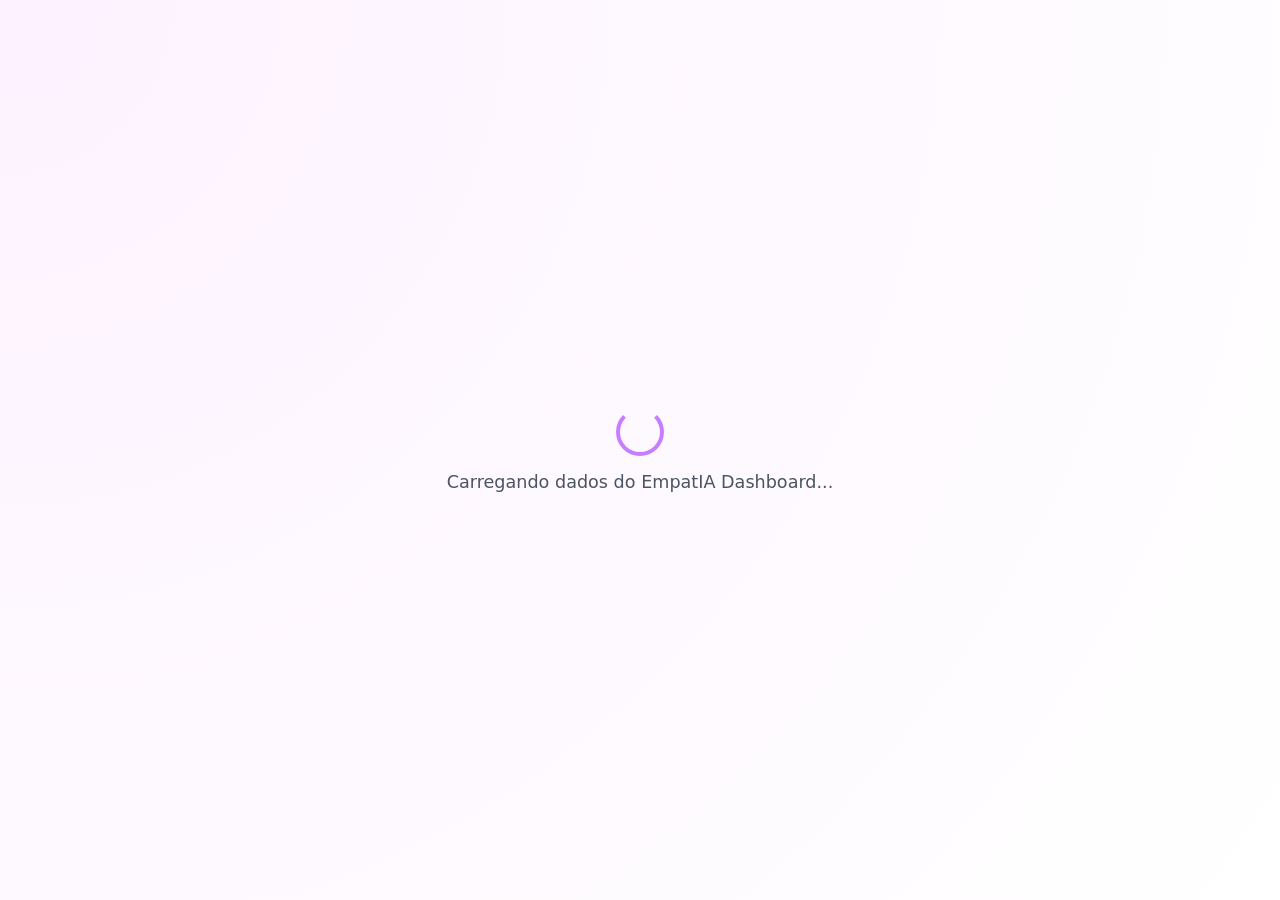
<file: APP-Dash/frontend/pages/index.html>
<!DOCTYPE html>
<html lang="pt-BR">

<head>
    <meta charset="UTF-8" />
    <title>EmpatIA Dashboard</title>
    <meta name="viewport" content="width=device-width, initial-scale=1.0" />
    <!-- ajuste o caminho conforme sua estrutura -->
    <link rel="stylesheet" href="../pages/styles/styles.css">
</head>

<body>
    <div id="loadingView" class="center-wrapper">
        <div>
            <div class="loader"></div>
            <p class="loading-text">Carregando dados do EmpatIA Dashboard...</p>
        </div>
    </div>

    <div id="dashboardView" class="page" style="display: none;">
        <header>
            <div class="header-content">
                <div class="logo-section">
                    <img class="logo"
                        src="../pages/img/ChatGPT_Image_12_de_nov._de_2025__11_08_04-removebg-preview copy.png"
                        alt="EmpatIA">
                </div>
                <!-- Se quiser um botão de voltar, descomente:
                <button class="btn-outline" id="btnBack">Voltar ao início</button>
                -->
            </div>
        </header>

        <main>

            <!-- Cards principais -->
            <section class="grid grid-3">
                <article class="card">
                    <div class="card-header">
                        <h2 class="card-title">Total de Registros</h2>
                    </div>
                    <div class="card-content">
                        <p id="totalEntries" class="stat-big">0</p>
                    </div>
                </article>

                <article class="card">
                    <div class="card-header">
                        <h2 class="card-title">Emoção Mais Frequente</h2>
                    </div>
                    <div class="card-content">
                        <div class="stat-row">
                            <span id="mostFrequentEmoji" style="font-size: 2.5rem;">😐</span>
                            <span id="mostFrequentLabel" class="stat-label">N/A</span>
                        </div>
                    </div>
                </article>

                <article class="card card-highlight">
                    <div class="card-header">
                        <h2 class="card-title">Status do Sistema</h2>
                    </div>
                    <div class="card-content">
                        <p class="stat-status-main">✓ Ativo</p>
                        <p class="stat-status-sub">Dados 100% anônimos</p>
                    </div>
                </article>
            </section>

            <!-- Filtros de período -->
            <section class="card"
                style="margin-bottom: 1rem; display:flex; justify-content:space-between; align-items:center;">
                <h2 class="section-title">Período</h2>
                <div class="filter-group">
                    <button class="filter-btn active" data-period="daily">Diário</button>
                    <button class="filter-btn" data-period="weekly">Semanal</button>
                    <button class="filter-btn" data-period="monthly">Mensal</button>
                </div>
            </section>

            <!-- Distribuição de Emoções -->
            <section class="card" style="margin-bottom: 2rem;">
                <div class="card-header">
                    <h2 class="section-title">Distribuição de Emoções</h2>
                </div>
                <div class="card-content" id="moodDistribution"></div>
            </section>

            <!-- Tendência (por período) -->
            <section class="card" style="margin-bottom: 2rem;">
                <div class="card-header">
                    <h2 class="section-title">Tendência no Período</h2>
                </div>
                <div class="card-content">
                    <div id="weeklyTrend" class="weekly-wrapper"></div>
                </div>
            </section>

            <!-- Recomendação da IA -->
            <section class="card" style="
                border-color: var(--purple-main);
                background: radial-gradient(circle at top left, #f9f5ff, #ffffff);
            ">
                <div class="card-header">
                    <h2 class="section-title" style="display: flex; align-items: center; gap: 0.4rem;">
                        <span style="font-size: 1.7rem;">🤖</span>
                        Recomendação da IA para o Clima Emocional da Equipe
                    </h2>
                </div>
                <div class="card-content">
                    <p id="aiAdvice" class="ai-advice-text">
                        Carregando recomendações...
                    </p>
                </div>
            </section>
        </main>

        <footer>
            <p>💜 EmpatIA Dashboard - Visualização de Dados Agregados</p>
            <p>Nenhum dado individual é exibido neste dashboard</p>
        </footer>
    </div>

    <script>
        const moodLabels = {
            sad: { emoji: "😔", label: "Triste", color: "#6B7280" },
            stressed: { emoji: "😠", label: "Estressado", color: "#EF4444" },
            neutral: { emoji: "😐", label: "Neutro", color: "#9CA3AF" },
            happy: { emoji: "🙂", label: "Feliz", color: "#10B981" },
            excited: { emoji: "😄", label: "Animado", color: "#F59E0B" }
        };

        function normalizeMoodKey(mood) {
            if (!mood) return null;
            const key = mood.toString().trim().toLowerCase();

            const mapping = {
                "feliz": "happy",
                "happy": "happy",
                "🙂": "happy",

                "triste": "sad",
                "sad": "sad",
                "😔": "sad",

                "estressado": "stressed",
                "stressed": "stressed",
                "😠": "stressed",

                "neutro": "neutral",
                "neutral": "neutral",
                "😐": "neutral",

                "animado": "excited",
                "excited": "excited",
                "😄": "excited"
            };

            return mapping[key] || key;
        }

        const loadingView = document.getElementById("loadingView");
        const dashboardView = document.getElementById("dashboardView");
        const totalEntriesEl = document.getElementById("totalEntries");
        const mostFrequentEmojiEl = document.getElementById("mostFrequentEmoji");
        const mostFrequentLabelEl = document.getElementById("mostFrequentLabel");
        const moodDistributionEl = document.getElementById("moodDistribution");
        const weeklyTrendEl = document.getElementById("weeklyTrend");
        const aiAdviceEl = document.getElementById("aiAdvice");
        const btnBack = document.getElementById("btnBack");

        let currentPeriod = "daily"; // período inicial
        const filterButtons = document.querySelectorAll("[data-period]");

        // Voltar / fechar app (só se o botão existir)
        if (btnBack) {
            btnBack.addEventListener("click", () => {
                if (window.pywebview && window.pywebview.api && window.pywebview.api.close_app) {
                    window.pywebview.api.close_app();
                } else {
                    window.location.href = "../pages/index.html";
                }
            });
        }

        // ----------- CHAMADA AO PYWEBVIEW / PYTHON -----------

        async function fetchDashboardData(period = currentPeriod) {
            try {
                if (!window.pywebview || !window.pywebview.api || !window.pywebview.api.get_dashboard_data) {
                    throw new Error("API do pywebview não está disponível.");
                }

                const stats = await window.pywebview.api.get_dashboard_data(period);
                console.log("Stats recebidos do Python:", period, stats);
                renderDashboard(stats);
            } catch (err) {
                console.error("Erro ao carregar dashboard:", err);
                showError("Erro ao carregar dados do dashboard. Tente novamente.");
            }
        }

        // ----------- RENDERIZAÇÃO -----------

        function showError(message) {
            loadingView.innerHTML = `
            <div>
                <div class="loader"></div>
                <p class="loading-text">Não foi possível carregar os dados.</p>
                <div class="error-box">${message}</div>
            </div>
            `;
            dashboardView.style.display = "none";
        }

        function renderDashboard(stats) {
            loadingView.style.display = "none";
            dashboardView.style.display = "flex";

            const totalEntries = stats?.total_entries || 0;
            totalEntriesEl.textContent = totalEntries;

            const rawMoodKey = stats?.most_frequent_mood;
            const moodKey = normalizeMoodKey(rawMoodKey);

            if (moodKey && moodLabels[moodKey]) {
                mostFrequentEmojiEl.textContent = moodLabels[moodKey].emoji;
                mostFrequentLabelEl.textContent = moodLabels[moodKey].label;
            } else if (rawMoodKey) {
                mostFrequentEmojiEl.textContent = "🙂";
                mostFrequentLabelEl.textContent = rawMoodKey;
            } else {
                mostFrequentEmojiEl.textContent = "😐";
                mostFrequentLabelEl.textContent = "N/A";
            }

            renderMoodDistribution(stats?.mood_counts || {}, totalEntries);
            renderWeeklyTrend(stats?.weekly_trend || []);
            aiAdviceEl.textContent = stats?.ai_general_advice || "Nenhuma recomendação disponível.";
        }

        function renderMoodDistribution(moodCounts, totalEntries) {
            moodDistributionEl.innerHTML = "";

            const entries = Object.entries(moodCounts);
            if (entries.length === 0) {
                moodDistributionEl.innerHTML =
                    "<p style='color:#6b7280;'>Nenhum dado disponível ainda.</p>";
                return;
            }

            entries.forEach(([mood, count]) => {
                const normKey = normalizeMoodKey(mood);
                const cfg = moodLabels[normKey] || {
                    emoji: "🙂",
                    label: mood,
                    color: "#6366F1"
                };

                const pct = totalEntries > 0 ? (count / totalEntries) * 100 : 0;

                moodDistributionEl.innerHTML += `
                <div class="mood-row">
                    <div class="mood-header">
                        <div class="mood-info">
                            <span class="mood-emoji">${cfg.emoji}</span>
                            <span class="mood-label">${cfg.label}</span>
                        </div>
                        <div class="mood-count">${count} (${pct.toFixed(1)}%)</div>
                    </div>
                    <div class="mood-bar-bg">
                        <div class="mood-bar-fill" style="width: ${pct}%; background: ${cfg.color};"></div>
                    </div>
                </div>
                `;
            });
        }

        function renderWeeklyTrend(weeklyTrend) {
            weeklyTrendEl.innerHTML = "";

            if (!Array.isArray(weeklyTrend) || weeklyTrend.length === 0) {
                weeklyTrendEl.innerHTML =
                    "<p style='color:#6b7280;'>Ainda não há dados suficientes para exibir a tendência no período selecionado.</p>";
                return;
            }

            let maxValue = 0;
            weeklyTrend.forEach(d => {
                const total = d.count || 0;
                if (total > maxValue) maxValue = total;
            });

            if (!maxValue) {
                weeklyTrendEl.innerHTML =
                    "<p style='color:#6b7280;'>Não há registros de humor no período selecionado.</p>";
                return;
            }

            weeklyTrend.forEach(day => {
                const total = day.count || 0;
                const height = maxValue ? (total / maxValue) * 100 : 0;
                const label = day.date?.slice(5) || day.date || "";

                weeklyTrendEl.innerHTML += `
                <div class="week-col">
                    <div class="week-bar-container">
                        <div class="week-bar" style="height:${Math.max(height, 6)}%;">
                            ${total || ""}
                        </div>
                    </div>
                    <span class="week-date">${label}</span>
                </div>
                `;
            });
        }

        // ----------- FILTROS (BOTÕES) -----------

        filterButtons.forEach(btn => {
            btn.addEventListener("click", () => {
                const period = btn.dataset.period;
                currentPeriod = period;

                filterButtons.forEach(b => {
                    b.classList.toggle("active", b === btn);
                });

                fetchDashboardData(currentPeriod);
            });
        });

        // ----------- INICIALIZAÇÃO COM PYWEBVIEW -----------

        function startDashboard() {
            console.log("Iniciando dashboard com período:", currentPeriod);
            fetchDashboardData(currentPeriod);
        }

        if (window.pywebview) {
            startDashboard();
        } else {
            window.addEventListener("pywebviewready", startDashboard);
        }
    </script>

</body>

</html>
</file>
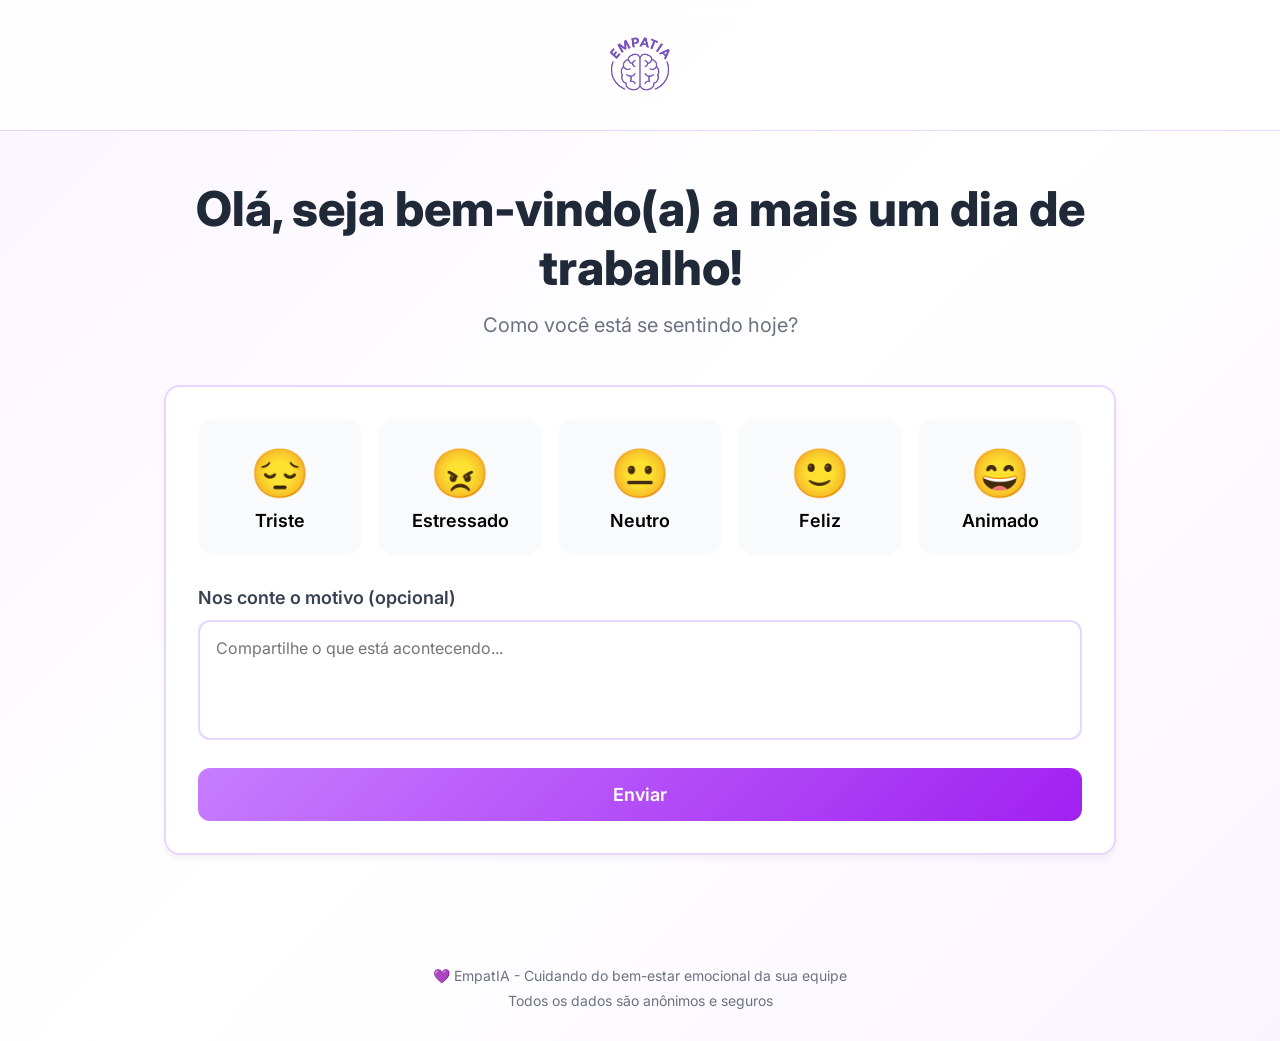
<file: APP/frontend/pages/index.html>
<!DOCTYPE html>
<html lang="pt-BR">
<head>
    <meta charset="UTF-8">
    <meta name="viewport" content="width=device-width, initial-scale=1.0">
    <link rel="stylesheet" href="styles/styles.css">
    <link rel="icon" href="../../backend/logo.ico">
    <title>EmpatIA - Termômetro Emocional</title>
</head>
<body>
    <div id="homePage" class="page active">
        <header>
            <div class="header-content">
                <div class="logo-section">
                    <img class="logo" src="../pages/img/ChatGPT_Image_12_de_nov._de_2025__11_08_04-removebg-preview.png" alt="EmpatIA">
                </div>
            </div>
        </header>

        <main class="container">
            <div class="welcome-section">
                <h2 class="welcome-title">Olá, seja bem-vindo(a) a mais um dia de trabalho!</h2>
                <p class="welcome-subtitle">Como você está se sentindo hoje?</p>
            </div>

            <div class="card">
                <div class="mood-grid">
                    <button class="mood-btn" data-mood="Triste">
                        <span class="emoji">😔</span>
                        <span class="label">Triste</span>
                    </button>
                    <button class="mood-btn" data-mood="Estressado">
                        <span class="emoji">😠</span>
                        <span class="label">Estressado</span>
                    </button>
                    <button class="mood-btn" data-mood="Neutro">
                        <span class="emoji">😐</span>
                        <span class="label">Neutro</span>
                    </button>
                    <button class="mood-btn" data-mood="Feliz">
                        <span class="emoji">🙂</span>
                        <span class="label">Feliz</span>
                    </button>
                    <button class="mood-btn" data-mood="Animado">
                        <span class="emoji">😄</span>
                        <span class="label">Animado</span>
                    </button>
                </div>

                <div>
                    <label class="input-label">Nos conte o motivo (opcional)</label>
                    <textarea id="reasonInput" class="reason-textarea" placeholder="Compartilhe o que está acontecendo..."></textarea>
                </div>

                <div class="button-group">
                    <button id="submitBtn" class="btn-primary">Enviar</button>
                    <button id="resetBtn" class="btn-secondary" style="display: none;">Limpar</button>
                </div>
            </div>

            <div id="aiResponseCard" class="card ai-card" style="display: none;">
                <h3 class="ai-title">🤖 EmpatIA:</h3>
                <p id="aiResponseText" class="ai-text"></p>
            </div>
        </main>

        <footer>
            <p>💜 EmpatIA - Cuidando do bem-estar emocional da sua equipe</p>
            <p class="footer-small">Todos os dados são anônimos e seguros</p>
        </footer>
    </div>

    <div id="dashboardPage" class="page">
        <header>
            <div class="header-content">
                <div class="logo-section">
                    <div class="logo-icon">💜</div>
                    <h1 class="logo-title">EmpatIA Dashboard</h1>
                </div>
                <button id="btnVoltar" class="btn-outline">Voltar</button>
            </div>
        </header>

        <main class="container">
            <div id="dashboardContent">
                <h2 style="text-align: center; color: #6b7280; padding: 2rem;">
                    Dashboard em desenvolvimento...
                </h2>
            </div>
        </main>
    </div>

    <script>
        let selectedMood = null;

        function showHome() {
            document.getElementById('homePage').classList.add('active');
            document.getElementById('dashboardPage').classList.remove('active');
        }

        function showDashboard() {
            document.getElementById('homePage').classList.remove('active');
            document.getElementById('dashboardPage').classList.add('active');

            // Exemplo: no futuro você pode pedir dados agregados ao Python:
            // window.pywebview.api.get_dashboard_data().then(data => { ... })
        }

        function selectMood(mood) {
            selectedMood = mood;
            document.querySelectorAll('.mood-btn').forEach(btn => btn.classList.remove('selected'));
            document.querySelector(`[data-mood="${mood}"]`).classList.add('selected');
            document.getElementById('resetBtn').style.display = 'block';
        }

        async function submitMood() {
            if (!selectedMood) {
                alert('Por favor, selecione como você está se sentindo!');
                return;
            }

            const reason = document.getElementById('reasonInput').value;
            const submitBtn = document.getElementById('submitBtn');

            submitBtn.disabled = true;
            submitBtn.textContent = 'Enviando...';

            try {
                if (!window.pywebview || !window.pywebview.api) {
                    alert('API local não disponível. Este HTML deve ser executado pelo aplicativo EmpatIA.');
                    return;
                }

                // 👉 CHAMA O PYTHON (API LOCAL)
                const data = await window.pywebview.api.submit_mood({
                    mood: selectedMood,
                    reason: reason || null
                });

                if (!data.ok) {
                    alert('Erro ao processar sua emoção. Tente novamente.');
                    return;
                }

                document.getElementById('aiResponseText').textContent = data.ai_response;
                document.getElementById('aiResponseCard').style.display = 'block';
                document.getElementById('aiResponseCard').scrollIntoView({ behavior: 'smooth' });
                alert('Seu humor foi registrado com sucesso!');
            } catch (error) {
                console.error('Error:', error);
                alert('Erro ao enviar. Tente novamente.');
            } finally {
                submitBtn.disabled = false;
                submitBtn.textContent = 'Enviar';
            }
        }

        function resetForm() {
            selectedMood = null;
            document.getElementById('reasonInput').value = '';
            document.getElementById('aiResponseCard').style.display = 'none';
            document.getElementById('resetBtn').style.display = 'none';
            document.querySelectorAll('.mood-btn').forEach(btn => btn.classList.remove('selected'));
        }

        // ---- BIND DOS BOTÕES AO CARREGAR A PÁGINA ----
        document.addEventListener('DOMContentLoaded', () => {
            document.querySelectorAll('.mood-btn').forEach(btn => {
                btn.addEventListener('click', () => selectMood(btn.dataset.mood));
            });

            document.getElementById('submitBtn').addEventListener('click', submitMood);
            document.getElementById('resetBtn').addEventListener('click', resetForm);
            document.getElementById('btnDashboard').addEventListener('click', showDashboard);
            document.getElementById('btnVoltar').addEventListener('click', showHome);
        });
    </script>
</body>
</html>
</file>
<file: APP-Dash/frontend/pages/styles/styles.css>
:root {
    --purple-main: #c77dff;
    --purple-dark: #a020f0;
    --purple-soft: #f5ecff;
    --gray-50: #f9fafb;
    --gray-100: #f3f4f6;
    --gray-200: #e5e7eb;
    --gray-600: #4b5563;
    --gray-700: #374151;
    --gray-800: #1f2933;
    --green: #10b981;
    --red: #ef4444;
    --yellow: #f59e0b;
}

* {
    box-sizing: border-box;
    margin: 0;
    padding: 0;
    font-family: system-ui, -apple-system, BlinkMacSystemFont, "Segoe UI",
        sans-serif;
}

html,
body {
    min-height: 100%;
}

body {
    min-height: 100vh;
    background: radial-gradient(circle at top left, #fdf2ff, #ffffff);
    color: var(--gray-800);
}

/* Página principal */
.page {
    min-height: 100vh;
    display: flex;
    flex-direction: column;
}

/* Header */
header {
    position: sticky;
    top: 0;
    z-index: 10;
    background: rgba(255, 255, 255, 0.86);
    backdrop-filter: blur(10px);
    border-bottom: 1px solid #e9d5ff;
}

.header-inner {
    margin: 0 auto;
    display: flex;
    justify-content: center;
    align-items: center;
}

.logo-section {
    display: flex;
    align-items: center;
    gap: 0.75rem;
}


.logo{
    width: 130px;
    height: 130px;
}

.btn-outline {
    border-radius: 999px;
    border: 2px solid #e9d5ff;
    padding: 0.45rem 1.25rem;
    background: #ffffff;
    color: var(--gray-700);
    font-weight: 500;
    font-size: 0.95rem;
    cursor: pointer;
    transition: 0.18s ease;
}

.btn-outline:hover {
    background: #f5f3ff;
}

/* Main layout */
main {
    flex: 1;
    max-width: 1120px;
    margin: 0 auto;
    padding: 2rem 1.5rem 3rem;
}

.grid {
    display: grid;
    gap: 1.5rem;
}

.grid-3 {
    grid-template-columns: repeat(auto-fit, minmax(240px, 1fr));
    margin-bottom: 3rem;
}

/* Cards */
.card {
    border-radius: 18px;
    border: 2px solid #e9d5ff;
    background: #ffffff;
    box-shadow: 0 16px 40px rgba(148, 27, 255, 0.06);
    padding: 1.25rem 1.4rem;
}

.card-header {
    margin-bottom: 0.75rem;
}

.card-title {
    font-size: 1rem;
    font-weight: 600;
    color: #6b7280;
}

.card-content {
    margin-top: 0.5rem;
}

.card-highlight {
    background: linear-gradient(135deg, #c77dff, #a020f0);
    color: #ffffff;
    border-color: transparent;
}

.card-highlight .card-title {
    color: rgba(255, 255, 255, 0.85);
}

/* Filtros (diário, semanal, mensal, anual) */
.filter-group {
    display: flex;
    flex-wrap: wrap;
    gap: 0.5rem;
    justify-content: flex-end;
}

.filter-btn {
    border-radius: 999px;
    border: 1px solid #e5d4ff;
    padding: 0.35rem 0.9rem;
    background: #ffffff;
    color: var(--gray-700);
    font-size: 0.85rem;
    font-weight: 500;
    cursor: pointer;
    transition: background 0.18s ease, color 0.18s ease, box-shadow 0.18s ease,
        border-color 0.18s ease;
}

.filter-btn:hover {
    background: #f5f3ff;
}

.filter-btn.active {
    background: linear-gradient(135deg, var(--purple-main), var(--purple-dark));
    color: #ffffff;
    border-color: transparent;
    box-shadow: 0 8px 20px rgba(148, 27, 255, 0.25);
}

/* Stats */
.stat-big {
    font-size: 3rem;
    font-weight: 800;
    color: var(--purple-main);
}

.stat-row {
    display: flex;
    align-items: center;
    gap: 0.75rem;
}

.stat-label {
    font-size: 1.4rem;
    font-weight: 700;
}

.stat-status-main {
    font-size: 1.6rem;
    font-weight: 800;
}

.stat-status-sub {
    margin-top: 0.3rem;
    font-size: 0.9rem;
    opacity: 0.85;
}

/* Títulos de seção */
.section-title {
    font-size: 1.4rem;
    font-weight: 700;
    color: var(--gray-800);
    margin-bottom: 0.8rem;
}

/* Distribuição de emoções */
.mood-row {
    margin-bottom: 1rem;
}

.mood-header {
    display: flex;
    align-items: center;
    justify-content: space-between;
    margin-bottom: 0.35rem;
}

.mood-info {
    display: flex;
    align-items: center;
    gap: 0.75rem;
}

.mood-emoji {
    font-size: 1.7rem;
}

.mood-label {
    font-size: 1.05rem;
    font-weight: 600;
    color: var(--gray-700);
}

.mood-count {
    font-size: 1.05rem;
    font-weight: 700;
    color: var(--gray-700);
}

.mood-bar-bg {
    width: 100%;
    height: 14px;
    border-radius: 999px;
    background: var(--gray-200);
    overflow: hidden;
}

.mood-bar-fill {
    height: 100%;
    border-radius: 999px;
    transition: width 0.8s ease;
}

/* Tendência (gráfico de barras) */
.weekly-wrapper {
    display: flex;
    align-items: flex-end;
    justify-content: space-between;
    gap: 0.75rem;
    height: 260px;
}

.week-col {
    flex: 1;
    display: flex;
    flex-direction: column;
    align-items: center;
    gap: 0.4rem;
}

.week-bar-container {
    width: 100%;
    height: 100%;
    display: flex;
    align-items: flex-end;
}

.week-bar {
    width: 100%;
    border-radius: 12px 12px 0 0;
    background: linear-gradient(to top, #c77dff, #a020f0);
    display: flex;
    align-items: center;
    justify-content: center;
    color: #ffffff;
    font-size: 0.9rem;
    font-weight: 700;
    transition: height 0.8s ease, opacity 0.2s ease;
}

.week-bar:hover {
    opacity: 0.9;
}

.week-date {
    font-size: 0.8rem;
    font-weight: 600;
    color: var(--gray-600);
}

/* Recomendação da IA */
.ai-advice-text {
    font-size: 1.02rem;
    line-height: 1.6;
    color: var(--gray-700);
}

/* Loading + Erro */
.center-wrapper {
    min-height: 100vh;
    display: flex;
    align-items: center;
    justify-content: center;
    background: radial-gradient(circle at top left, #fdf2ff, #ffffff);
    padding: 2rem;
}

.loader {
    width: 48px;
    height: 48px;
    border-radius: 999px;
    border: 4px solid var(--purple-main);
    border-top-color: transparent;
    animation: spin 0.8s linear infinite;
    margin: 0 auto 1rem;
}

.loading-text {
    font-size: 1.1rem;
    color: var(--gray-600);
    text-align: center;
}

.error-box {
    max-width: 420px;
    background: #fef2f2;
    border: 1px solid #fecaca;
    padding: 1rem 1.2rem;
    border-radius: 12px;
    color: #b91c1c;
    font-size: 0.95rem;
    margin-top: 0.8rem;
}

@keyframes spin {
    to {
        transform: rotate(360deg);
    }
}

/* Footer */
footer {
    text-align: center;
    padding: 1.6rem 0 2rem;
    font-size: 0.85rem;
    color: #6b7280;
}

footer p + p {
    margin-top: 0.35rem;
}

/* Responsivo */
@media (max-width: 768px) {
    main {
        padding: 1.5rem 1rem 2.5rem;
    }

    .weekly-wrapper {
        gap: 0.4rem;
    }
}

@media (max-width: 640px) {
    .header-inner {
        flex-direction: column;
        align-items: flex-start;
    }

    .filter-group {
        width: 100%;
        justify-content: flex-start;
    }

    .filter-btn {
        font-size: 0.8rem;
        padding: 0.35rem 0.7rem;
    }

    .stat-big {
        font-size: 2.4rem;
    }
}
</file>
<file: APP/frontend/pages/styles/styles.css>
@import url('https://fonts.googleapis.com/css2?family=Inter:wght@400;500;600;700;800;900&display=swap');

* {
    margin: 0;
    padding: 0;
    box-sizing: border-box;
    font-family: 'Inter', sans-serif;
}

body {
    background: linear-gradient(135deg, #f9f5ff 0%, #ffffff 50%, #f9f5ff 100%);
    min-height: 100vh;
}

.page {
    display: none;
    min-height: 100vh;
}

.page.active {
    display: block;
}

header {
    background: rgba(255, 255, 255, 0.8);
    backdrop-filter: blur(12px);
    border-bottom: 1px solid #e9d5ff;
    position: sticky;
    top: 0;
    z-index: 1000;
}

.header-content {
    margin: 0 auto;
    display: flex;
    justify-content: center;
    align-items: center;
}

.logo-section {
    display: flex;
    align-items: center;
    gap: 0.75rem;
}


.logo{
    width: 130px;
    height: 130px;
}

button {
    cursor: pointer;
    border: none;
    font-weight: 600;
    transition: all 0.3s ease;
}

button:hover {
    transform: translateY(-2px);
}

.btn-dashboard, .btn-outline {
    padding: 0.75rem 1.5rem;
    border-radius: 9999px;
    font-size: 1rem;
}

.btn-dashboard {
    background: linear-gradient(135deg, #C77DFF, #A020F0);
    color: white;
}

.btn-outline {
    background: white;
    color: #A020F0;
    border: 2px solid #e9d5ff;
}

.container {
    max-width: 1000px;
    margin: 0 auto;
    padding: 3rem 1.5rem;
}

.welcome-section {
    text-align: center;
    margin-bottom: 3rem;
}

.welcome-title {
    font-size: 3rem;
    font-weight: 800;
    color: #1f2937;
    margin-bottom: 1rem;
}

.welcome-subtitle {
    font-size: 1.25rem;
    color: #6b7280;
}

.card {
    background: white;
    border-radius: 16px;
    padding: 2rem;
    box-shadow: 0 4px 6px rgba(0, 0, 0, 0.05);
    border: 2px solid #e9d5ff;
    margin-bottom: 2rem;
}

.ai-card {
    background: linear-gradient(135deg, #faf5ff 0%, #ffffff 100%);
    border: 2px solid #C77DFF;
}

.mood-grid {
    display: grid;
    grid-template-columns: repeat(5, 1fr);
    gap: 1rem;
    margin-bottom: 2rem;
}

.mood-btn {
    display: flex;
    flex-direction: column;
    align-items: center;
    padding: 1.5rem;
    border-radius: 16px;
    background: #f9fafb;
}

.mood-btn:hover {
    background: #f3f4f6;
    transform: scale(1.05);
}

.mood-btn.selected {
    background: linear-gradient(135deg, #C77DFF, #A020F0);
    color: white;
}

.mood-btn .emoji {
    font-size: 3rem;
    margin-bottom: 0.5rem;
}

.mood-btn .label {
    font-size: 1.125rem;
    font-weight: 600;
}

.input-label {
    display: block;
    font-size: 1.125rem;
    font-weight: 600;
    color: #374151;
    margin-bottom: 0.75rem;
}

.reason-textarea {
    width: 100%;
    min-height: 120px;
    padding: 1rem;
    border: 2px solid #e9d5ff;
    border-radius: 12px;
    font-size: 1rem;
    resize: none;
}

.reason-textarea:focus {
    outline: none;
    border-color: #C77DFF;
}

.button-group {
    display: flex;
    gap: 1rem;
    margin-top: 1.5rem;
}

.btn-primary {
    background: linear-gradient(135deg, #C77DFF, #A020F0);
    color: white;
    padding: 1rem 2rem;
    border-radius: 12px;
    font-size: 1.125rem;
    width: 100%;
}

.btn-primary:disabled {
    opacity: 0.5;
    cursor: not-allowed;
}

.btn-secondary {
    background: white;
    color: #A020F0;
    padding: 1rem 2rem;
    border-radius: 12px;
    border: 2px solid #e9d5ff;
    font-size: 1.125rem;
}

.ai-title {
    font-size: 1.5rem;
    font-weight: 700;
    color: #1f2937;
    margin-bottom: 1rem;
}

.ai-text {
    font-size: 1.125rem;
    color: #374151;
    line-height: 1.8;
}

footer {
    text-align: center;
    padding: 2rem;
    color: #6b7280;
    font-size: 0.875rem;
}

.footer-small {
    margin-top: 0.5rem;
}

@media (max-width: 768px) {
    .mood-grid {
        grid-template-columns: repeat(2, 1fr);
    }
    .welcome-title {
        font-size: 2rem;
    }
}
</file>
